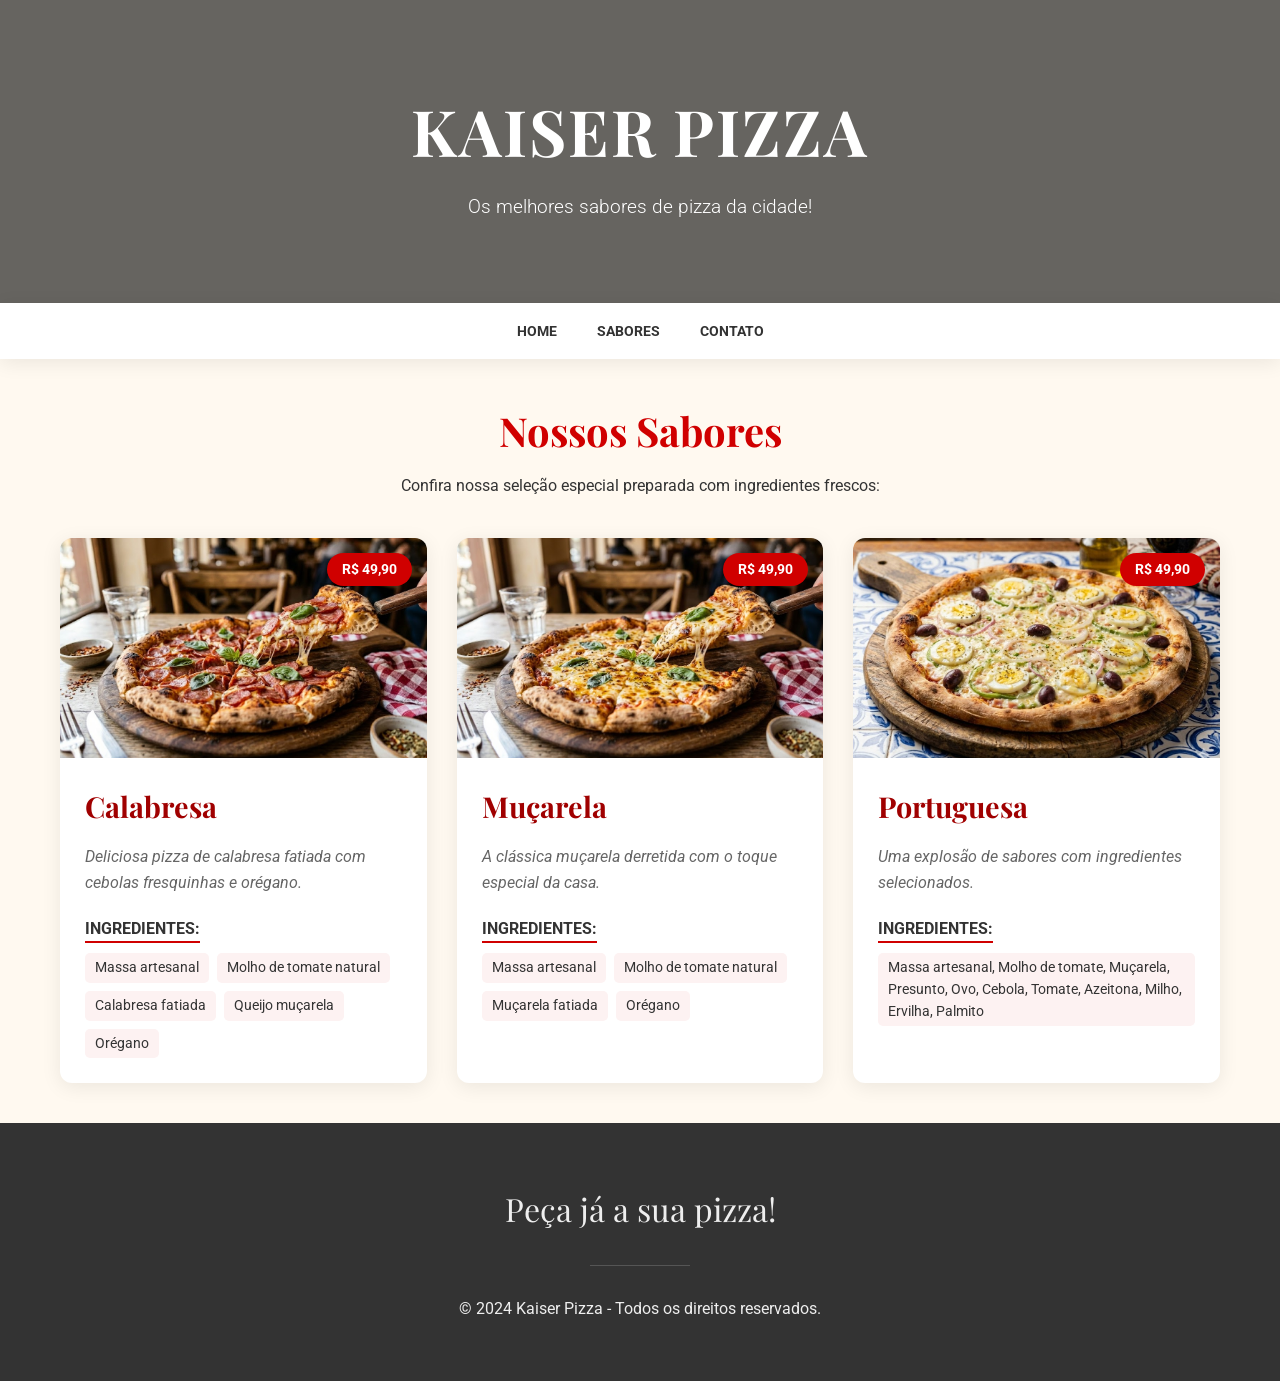
<file: index.html>
<!DOCTYPE html>
<html lang="pt-BR">

<head>
    <meta charset="UTF-8">
    <meta name="viewport" content="width=device-width, initial-scale=1.0">
    <title> Kaiser Pizza | Sabor que Conquista </title>
    <link rel="preconnect" href="https://fonts.googleapis.com">
    <link rel="preconnect" href="https://fonts.gstatic.com" crossorigin>
    <link
        href="https://fonts.googleapis.com/css2?family=Playfair+Display:wght@700&family=Roboto:wght@300;400;700&display=swap"
        rel="stylesheet">
    <link rel="stylesheet" href="style.css">
</head>

<body>
    <header>
        <div class="header-content">
            <h1>Kaiser Pizza</h1>
            <p>Os melhores sabores de pizza da cidade!</p>
        </div>
    </header>

    <nav>
        <ul>
            <li><a href="#">Home</a></li>
            <li><a href="#">Sabores</a></li>
            <li><a href="#">Contato</a></li>
        </ul>
    </nav>

    <main>
        <section class="intro">
            <h2>Nossos Sabores</h2>
            <p>Confira nossa seleção especial preparada com ingredientes frescos:</p>
        </section>

        <div class="menu-grid">
            <!-- Calabresa -->
            <article class="pizza-card">
                <div class="pizza-image">
                    <img src="pizzacala2.jpg" alt="Pizza de Calabresa">
                    <span class="price">R$ 49,90</span>
                </div>
                <div class="pizza-info">
                    <h3>Calabresa</h3>
                    <p class="description">Deliciosa pizza de calabresa fatiada com cebolas fresquinhas e orégano.</p>
                    <h4>Ingredientes:</h4>
                    <ul>
                        <li>Massa artesanal</li>
                        <li>Molho de tomate natural</li>
                        <li>Calabresa fatiada</li>
                        <li>Queijo muçarela</li>
                        <li>Orégano</li>
                    </ul>
                </div>
            </article>

            <!-- Muçarela -->
            <article class="pizza-card">
                <div class="pizza-image">
                    <img src="pizzamuca.jpg" alt="Pizza de Muçarela">
                    <span class="price">R$ 49,90</span>
                </div>
                <div class="pizza-info">
                    <h3>Muçarela</h3>
                    <p class="description">A clássica muçarela derretida com o toque especial da casa.</p>
                    <h4>Ingredientes:</h4>
                    <ul>
                        <li>Massa artesanal</li>
                        <li>Molho de tomate natural</li>
                        <li>Muçarela fatiada</li>
                        <li>Orégano</li>
                    </ul>
                </div>
            </article>

            <!-- Portuguesa -->
            <article class="pizza-card">
                <div class="pizza-image">
                    <img src="pizzaport.jpg" alt="Pizza Portuguesa">
                    <span class="price">R$ 49,90</span>
                </div>
                <div class="pizza-info">
                    <h3>Portuguesa</h3>
                    <p class="description">Uma explosão de sabores com ingredientes selecionados.</p>
                    <h4>Ingredientes:</h4>
                    <ul class="ingredients-list">
                        <li>Massa artesanal, Molho de tomate, Muçarela, Presunto, Ovo, Cebola, Tomate, Azeitona, Milho,
                            Ervilha, Palmito</li>
                    </ul>
                </div>
            </article>
        </div>
    </main>

    <footer>
        <p>Peça já a sua pizza!</p>
        <hr>
        <p>&copy; 2024 Kaiser Pizza - Todos os direitos reservados.</p>
    </footer>
</body>

</html>
</file>
<file: style.css>
:root {
    --primary: #d00000;
    --primary-dark: #a00000;
    --secondary: #f48c06;
    --bg: #fff9f0;
    --card-bg: #ffffff;
    --text: #333333;
    --text-light: #666666;
    --white: #ffffff;
    --shadow: 0 4px 20px rgba(0, 0, 0, 0.08);
    --radius: 12px;
}

* {
    margin: 0;
    padding: 0;
    box-sizing: border-box;
}

body {
    font-family: 'Roboto', sans-serif;
    background-color: var(--bg);
    color: var(--text);
    line-height: 1.6;
}

h1, h2, h3 {
    font-family: 'Playfair Display', serif;
    font-weight: 700;
}

/* Header */
header {
    background: linear-gradient(rgba(0,0,0,0.6), rgba(0,0,0,0.6)), url('https://images.unsplash.com/photo-1513104890138-7c749659a591?auto=format&fit=crop&w=1200&q=80');
    background-size: cover;
    background-position: center;
    color: var(--white);
    padding: 80px 20px;
    text-align: center;
}

header h1 {
    font-size: 4rem;
    margin-bottom: 10px;
    text-transform: uppercase;
    letter-spacing: 2px;
}

header p {
    font-size: 1.2rem;
    font-weight: 300;
}

/* Navigation */
nav {
    background-color: var(--white);
    box-shadow: var(--shadow);
    position: sticky;
    top: 0;
    z-index: 1000;
}

nav ul {
    display: flex;
    justify-content: center;
    list-style: none;
    padding: 15px 0;
}

nav a {
    text-decoration: none;
    color: var(--text);
    font-weight: 700;
    padding: 10px 20px;
    transition: color 0.3s;
    text-transform: uppercase;
    font-size: 0.9rem;
}

nav a:hover {
    color: var(--primary);
}

/* Main Content */
main {
    max-width: 1200px;
    margin: 40px auto;
    padding: 0 20px;
}

.intro {
    text-align: center;
    margin-bottom: 40px;
}

.intro h2 {
    font-size: 2.5rem;
    color: var(--primary);
    margin-bottom: 10px;
}

/* Pizza Grid */
.menu-grid {
    display: grid;
    grid-template-columns: repeat(auto-fit, minmax(320px, 1fr));
    gap: 30px;
}

.pizza-card {
    background: var(--card-bg);
    border-radius: var(--radius);
    overflow: hidden;
    box-shadow: var(--shadow);
    transition: transform 0.3s, box-shadow 0.3s;
}

.pizza-card:hover {
    transform: translateY(-5px);
    box-shadow: 0 10px 30px rgba(0, 0, 0, 0.12);
}

.pizza-image {
    position: relative;
    height: 220px;
}

.pizza-image img {
    width: 100%;
    height: 100%;
    object-fit: cover;
}

.price {
    position: absolute;
    top: 15px;
    right: 15px;
    background-color: var(--primary);
    color: var(--white);
    padding: 5px 15px;
    border-radius: 20px;
    font-weight: 700;
    font-size: 0.9rem;
}

.pizza-info {
    padding: 25px;
}

.pizza-info h3 {
    font-size: 1.8rem;
    margin-bottom: 15px;
    color: var(--primary-dark);
}

.description {
    color: var(--text-light);
    margin-bottom: 20px;
    font-style: italic;
}

.pizza-info h4 {
    font-size: 1rem;
    margin-bottom: 10px;
    text-transform: uppercase;
    color: var(--text);
    border-bottom: 2px solid var(--primary);
    display: inline-block;
}

.pizza-info ul {
    list-style: none;
    display: flex;
    flex-wrap: wrap;
    gap: 8px;
}

.pizza-info li {
    background: #fdf2f2;
    padding: 4px 10px;
    border-radius: 5px;
    font-size: 0.85rem;
    color: var(--text);
}

/* Footer */
footer {
    text-align: center;
    padding: 60px 20px;
    background-color: #333;
    color: #eee;
}

footer p:first-child {
    font-family: 'Playfair Display', serif;
    font-size: 2rem;
    margin-bottom: 20px;
}

footer hr {
    border: 0;
    border-top: 1px solid #555;
    margin: 30px auto;
    max-width: 100px;
}

/* Responsiveness */
@media (max-width: 768px) {
    header h1 {
        font-size: 2.5rem;
    }
    
    .menu-grid {
        grid-template-columns: 1fr;
    }
}
</file>
